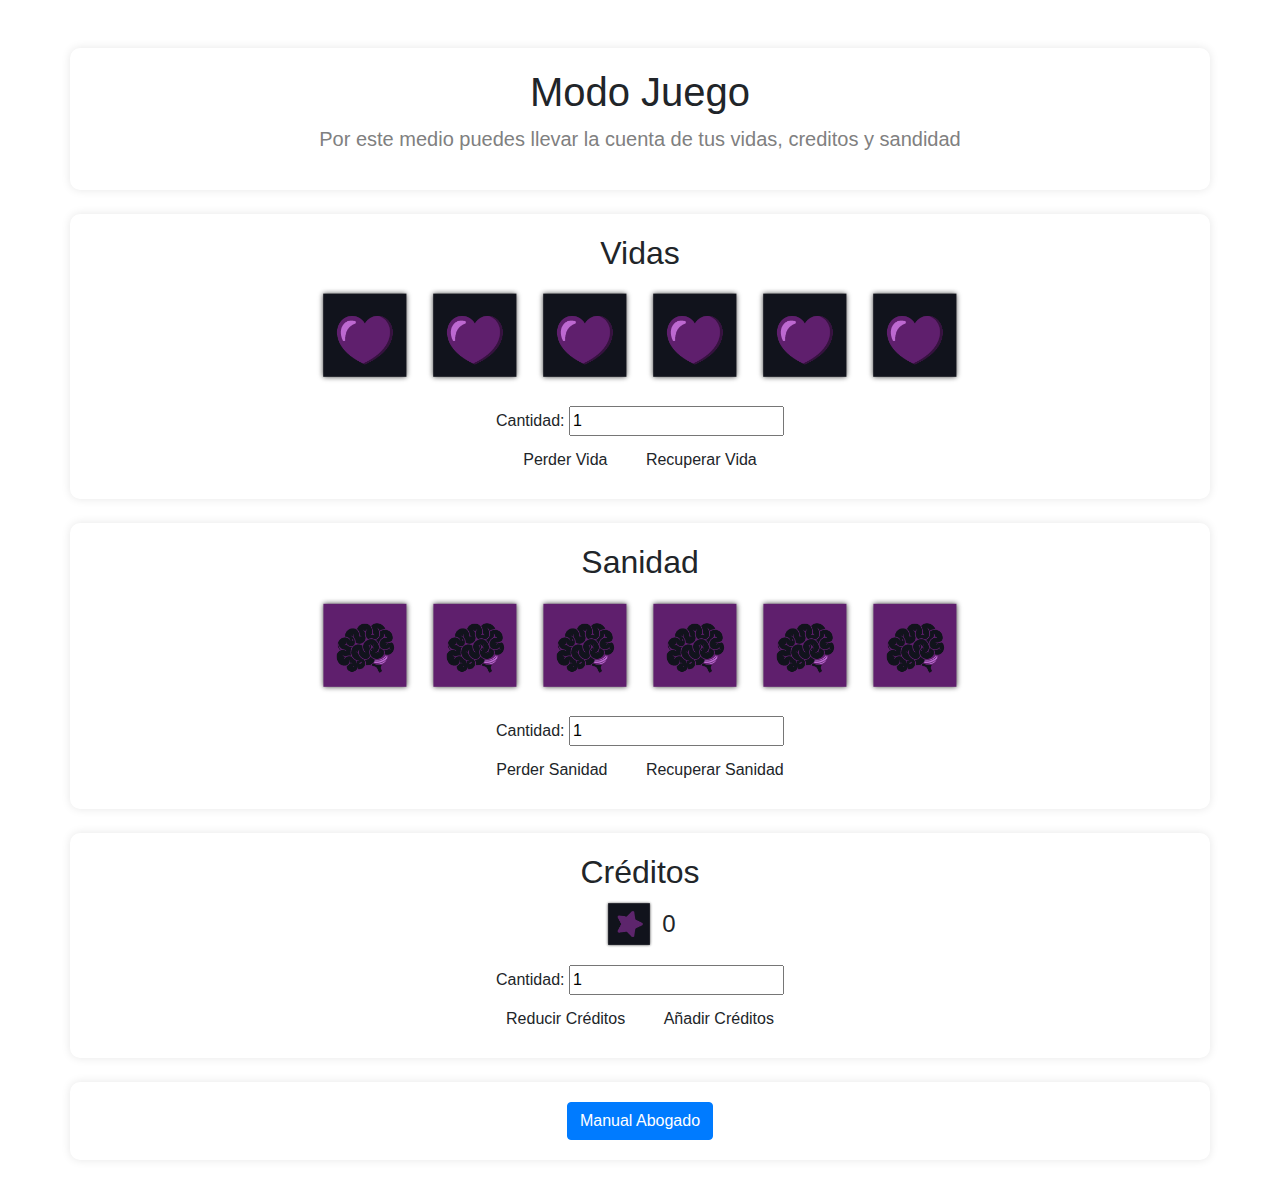
<file: juego.html>
<!DOCTYPE html>
<html lang="en">

<head>
    <meta charset="UTF-8">
    <meta name="viewport" content="width=device-width, initial-scale=1, shrink-to-fit=no">
    <link rel="stylesheet" href="./css/style.css">
    <link rel="stylesheet" href="https://stackpath.bootstrapcdn.com/bootstrap/4.3.1/css/bootstrap.min.css">
    <title>DiscoInferno</title>
</head>

<body>

    <div class="container mt-5">
        <div class="row">
            <div class="col-12 text-center">
                <h1>Modo Juego</h1>
                <p class="lead">Por este medio puedes llevar la cuenta de tus vidas, creditos y sandidad </p>
            </div>
        </div>
    </div>


    <!-- Modal -->
    <div class="modal fade" id="myModal" tabindex="-1" role="dialog" aria-labelledby="exampleModalLabel" aria-hidden="true">
        <div class="modal-dialog modal-dialog-centered" role="document">
            <div class="modal-content">
                <div class="modal-header">
                    <h5 class="modal-title" id="exampleModalLabel">Mensaje</h5>
                    <button type="button" class="close" data-dismiss="modal" aria-label="Close">
                        <span aria-hidden="true">&times;</span>
                    </button>
                </div>
                <div class="modal-body" id="modal-body">
                    <!-- Aquí se mostrará el contenido del mensaje -->
                </div>
                <div class="modal-footer">
                    <button type="button" class="btn btn-secondary" data-dismiss="modal">Cerrar</button>
                </div>
            </div>
        </div>
    </div>

<!-- Contenedor para seleccionar tipo de carta y valores -->
<!-- <div class="container mt-4">
    <div class="row">
        <div class="col-12 text-center">
            <h2>Seleccionar Carta</h2>
            <form id="cartaForm">
                <div class="form-group">
                    <label for="tipoCarta">Tipo de Carta:</label>
                    <select class="form-control" id="tipoCarta" required>
                        <option value="item">Item</option>
                        <option value="pensamiento">Pensamiento</option>
                    </select>
                </div>
                <div class="form-group">
                    <label for="nombreCarta">Nombre de la Carta:</label>
                    <input type="text" class="form-control" id="nombreCarta" required>
                </div>
                <div class="form-group">
                    <label for="valorVida">Valor de Vida:</label>
                    <input type="number" class="form-control" id="valorVida" min="1" value="0" required>
                </div>
                <div class="form-group">
                    <label for="valorSanidad">Valor de Sanidad:</label>
                    <input type="number" class="form-control" id="valorSanidad" min="1" value="0" required>
                </div>
                <div class="form-group">
                    <label for="valorCreditos">Valor de Créditos:</label>
                    <input type="number" class="form-control" id="valorCreditos" min="1" value="0" required>
                </div>
                <button type="button" class="btn btn-success" onclick="agregarCarta()">Agregar Carta</button>
            </form>
        </div>
    </div>
</div> -->

<!-- Contenedor del contador de vidas -->
<div class="container mt-4">
    <div class="row">
        <div class="col-12 text-center">
            <h2>Vidas</h2>
            <div id="vidas-container" class="d-flex justify-content-center align-items-center"></div>
            <div class="mt-3">
                <label for="cantidadVidas">Cantidad:</label>
                <input type="number" id="cantidadVidas" min="1" value="1">
            </div>
            <button class="btn btn-perder-vida" onclick="perderVida(document.getElementById('cantidadVidas').value)">Perder Vida</button>
            <button class="btn  ml-2 btn-recuperar-vida" onclick="recuperarVida(document.getElementById('cantidadVidas').value)">Recuperar Vida</button>
        </div>
    </div>
</div>

<!-- Contenedor del contador de Sanidad -->
<div class="container mt-4">
    <div class="row">
        <div class="col-12 text-center">
            <h2>Sanidad</h2>
            <div id="sanidad-container" class="d-flex justify-content-center align-items-center"></div>
            <div class="mt-3">
                <label for="cantidadSanidad">Cantidad:</label>
                <input type="number" id="cantidadSanidad" min="1" value="1">
            </div>
            <button class="btn btn-perder-sanidad" onclick="perderSanidad(document.getElementById('cantidadSanidad').value)">Perder Sanidad</button>
            <button class="btn  ml-2 btn-recuperar-sanidad" onclick="recuperarSanidad(document.getElementById('cantidadSanidad').value)">Recuperar Sanidad</button>
        </div>
    </div>
</div>


<div class="container mt-4">
    <div class="row">
        <div class="col-12 text-center">
            <h2>Créditos</h2>
            <div id="credito-container" class="d-flex justify-content-center align-items-center">
                <img id="credito-img" src="./img/credito.png" alt="Crédito" class="mr-2">
                <span id="credito-count">0</span>
            </div>
            <div class="mt-3">
                <label for="cantidadCreditos">Cantidad:</label>
                <input type="number" id="cantidadCreditos" min="1" value="1">
            </div>
            <button class="btn btn-perder-Creditos" onclick="perderCreditos(document.getElementById('cantidadCreditos').value)">Reducir Créditos</button>
            <button class="btn ml-2 btn-recuperar-Creditos" onclick="recuperarCreditos(document.getElementById('cantidadCreditos').value)">Añadir Créditos</button>
        </div>
    </div>
</div>

<div class="container mt-4">
    <div class="row">
        <div class="col-12 text-center">
<!-- Button to trigger the modal -->
<button type="button" class="btn btn-primary" data-toggle="modal" data-target="#abogadoModal">
    Manual Abogado
</button>
</div>
</div>
</div>
<!-- Modal for Abogado image -->
<div class="modal fade" id="abogadoModal" tabindex="-1" role="dialog" aria-labelledby="exampleModalLabel"
    aria-hidden="true">
    <div class="modal-dialog modal-dialog-centered" role="document">
        <div class="modal-content">
            <div class="modal-header">
                <h5 class="modal-title" id="exampleModalLabel">Abogado</h5>
                <button type="button" class="close" data-dismiss="modal" aria-label="Close">
                    <span aria-hidden="true">&times;</span>
                </button>
            </div>
            <div class="modal-body text-center">
                <img src="./img/abogado.png" alt="Abogado" class="img-fluid">
            </div>
            <div class="modal-footer">
                <button type="button" class="btn btn-secondary" data-dismiss="modal">Cerrar</button>
            </div>
        </div>
    </div>
</div>

<!-- <div class="container mt-4" id="historial-cartas">
    <div class="row">
        <div class="col-12 text-center">
            <h2>Historial de Cartas Usadas</h2>
            <ul id="historial-lista" class="list-group">
               
            </ul>
        </div>
    </div>
</div> -->

    <script src="https://code.jquery.com/jquery-3.3.1.slim.min.js"></script>
    <script src="https://cdnjs.cloudflare.com/ajax/libs/popper.js/1.14.7/umd/popper.min.js"></script>
    <script src="https://stackpath.bootstrapcdn.com/bootstrap/4.3.1/js/bootstrap.min.js"></script>
    <script src="./js/funciones.js"></script>
</body>

</html>
</file>
<file: css/style.css>
body {
    background-color: #f5f0fa;
    font-family: 'Arial', sans-serif;
    color: #3e3e3e;
    padding-bottom: 40px;
}

.navbar {
    background-color: #6a5acd; /* Morado oscuro */
}

.navbar-brand, .navbar-toggler-icon, .nav-link {
    color: #ffffff; /* Blanco */
}

.navbar-toggler {
    border-color: #ffffff; /* Blanco */
}

.navbar-toggler:focus, .navbar-toggler-icon:focus {
    outline: none;
    box-shadow: none;
}

.container {
    background-color: #ffffff; /* Blanco */
    box-shadow: 0 0 10px rgba(0, 0, 0, 0.1);
    border-radius: 10px;
    padding: 20px;
}


p {
    color: #808080; /* Gris */
}

.btn-outline-success {
    color: #6a5acd; /* Morado oscuro */
    border-color: #6a5acd; /* Morado oscuro */
}

.btn-outline-success:hover {
    background-color: #6a5acd; /* Morado oscuro */
    color: #ffffff; /* Blanco */
}

.carousel-control-prev, .carousel-control-next {
    background-color: #6a5acd; /* Morado oscuro */
    border: none;
}

.carousel-control-prev-icon, .carousel-control-next-icon {
    background-color: #000000; /* Blanco */
}

.half-size-image {
    width: 50%; /* Ajusta el tamaño según tus necesidades (50% reducirá a la mitad) */
    height: auto; /* Mantén la proporción original de la imagen */
}

/* Estilo para hacer los botones circulares y acercarlos al carrusel */
.carousel-control-prev {
    top: 50%;
    width: 40px; /* Ajusta el ancho según sea necesario para que sea un círculo */
    height: 40px; /* Establece la misma altura que el ancho para que sea un círculo */
    transform: translate(120%, 450%); /* Mueve el botón a la izquierda y lo centra verticalmente */
    background-color: rgba(0, 0, 0, 0.5);
    border: none;
    color: #000000;
    border-radius: 50%; /* Hace que el botón sea circular */
}

.carousel-control-next {
    top: 50%;
    width: 40px; /* Ajusta el ancho según sea necesario para que sea un círculo */
    height: 40px; /* Establece la misma altura que el ancho para que sea un círculo */
    transform: translate(-120%, 450%); /* Mueve el botón a la derecha y lo centra verticalmente */
    background-color: rgba(0, 0, 0, 0.5);
    border: none;
    color: #000000;
    border-radius: 50%; /* Hace que el botón sea circular */
}

/* Cambia el color al pasar el mouse por encima de los botones */
.carousel-control-prev:hover, .carousel-control-next:hover {
    background-color: rgba(0, 0, 0, 0.8);
}

/* Estilo para agregar padding en la parte inferior de las cards del carrusel */
.carousel-item img {
    margin-bottom: 40px; /* Ajusta la cantidad de espacio según sea necesario */
}

.carousel-item {
    color: #000000; /* Negro */
}
/* Añade al final del archivo styles.css */

/* Tamaño predeterminado para pantallas grandes (computadoras) */
.corazon-img {
    width: 100px;
    height: 100px;
    margin: 5px;
}

/* Ajustes para pantallas más pequeñas (dispositivos móviles) */
@media (max-width: 768px) {
    .corazon-img {
        width: 50px; /* Ajusta el tamaño según tus necesidades para dispositivos móviles */
        height: 50px;
        margin: 3px; /* Ajusta el margen según tus necesidades para dispositivos móviles */
    }
}

/* Tamaño predeterminado para pantallas grandes (computadoras) */
.cerebro-img {
    width: 100px;
    height: 100px;
    margin: 5px;
}

/* Ajustes para pantallas más pequeñas (dispositivos móviles) */
@media (max-width: 768px) {
    .cerebro-img {
        width: 50px; /* Ajusta el tamaño según tus necesidades para dispositivos móviles */
        height: 50px;
        margin: 3px; /* Ajusta el margen según tus necesidades para dispositivos móviles */
    }
}

/* Estilos para botones del modal de confirmación */
.modal-footer .btn-secondary {
    background-color: #808080; /* Gris */
    color: #ffffff; /* Blanco */
    border-color: #808080; /* Gris */
}

.modal-footer .btn-secondary:hover {
    background-color: #595959; /* Gris oscuro */
    border-color: #595959; /* Gris oscuro */
}

.modal-footer .btn-primary {
    background-color: #6a5acd; /* Morado oscuro */
    color: #6a5acd; /* Blanco */
    border-color: #6a5acd; /* Morado oscuro */
}

.modal-footer .btn-primary:hover {
    background-color: #563d7c; /* Morado más oscuro para resaltar */
    border-color: #563d7c; /* Morado más oscuro para resaltar */
}

/* Estilos para botones del modal de confirmación */
.modal-footer .btn-secondary {
    background-color: #808080; /* Gris */
    color: #ffffff; /* Blanco */
    border-color: #808080; /* Gris */
}

.modal-footer .btn-secondary:hover {
    background-color: #595959; /* Gris oscuro */
    border-color: #595959; /* Gris oscuro */
}

.modal-footer .btn-primary {
    background-color: #6a5acd; /* Morado oscuro */
    color: #ffffff; /* Blanco */
    border-color: #6a5acd; /* Morado oscuro */
}

.modal-footer .btn-primary:hover {
    background-color: #563d7c; /* Morado más oscuro para resaltar */
    border-color: #563d7c; /* Morado más oscuro para resaltar */
}

.btn-perder-vida .btn-perder-sanidad {
    background-color: #777e8b; /* Rojo */
    color: #ffffff; /* Blanco */
    border-color: #777e8b; /* Rojo */
}

.btn-perder-vida:hover .btn-perder-sanidad:hover{
    background-color: #454648; /* Rojo más oscuro para resaltar */
    border-color: #454648; /* Rojo más oscuro para resaltar */
}

.btn-recuperar-vida .btn-success .btn-recuperar-sanidad{
    background-color: #8b4caf; /* Verde */
    color: rgb(255, 255, 255); /* Blanco */
    border-color: #8b4caf; /* Verde */
}

.btn-recuperar-vida:hover .btn-recuperar-sanidad:hover {
    background-color: #8c45a0; /* Verde más oscuro para resaltar */
    border-color: #8c45a0; /* Verde más oscuro para resaltar */
}

#credito-container {
    display: flex;
    align-items: center;
    font-size: 24px;
}

#credito-img {
    width: 50px; /* Ajusta el tamaño de la imagen según tus necesidades */
    height: auto;
    margin-right: 10px;
}

#abogadoModal .modal-content {
    background-color: rgb(88, 50, 88);
    color: white;
}

/* Center the button */
.center-button {
    position: absolute;
    top: 50%;
    left: 50%;
    transform: translate(-50%, -50%);
}
</file>
